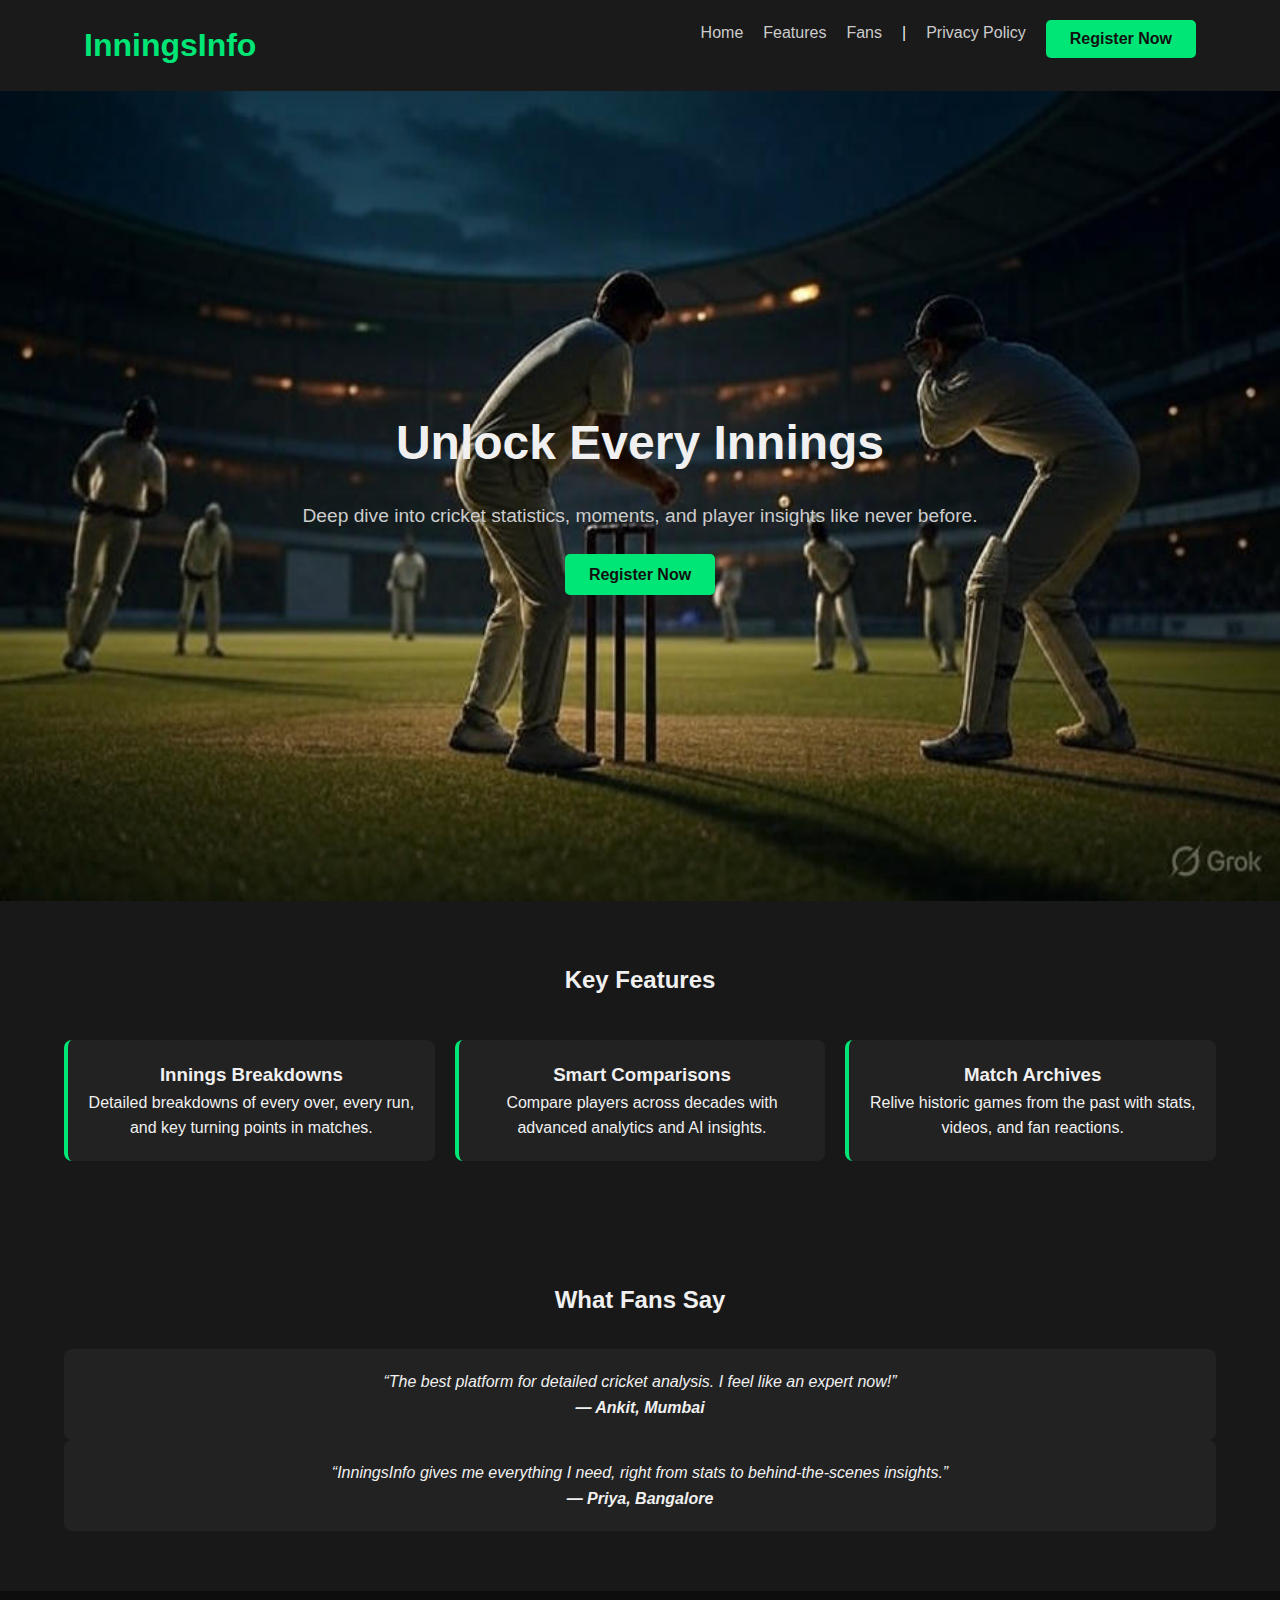
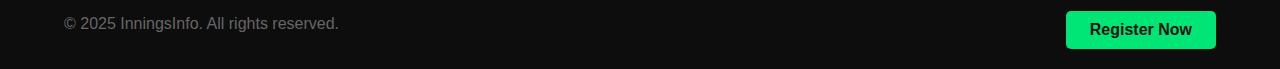
<file: index.html>
<!DOCTYPE html>
<html lang="en">
<head>
  <meta charset="UTF-8" />
  <meta name="viewport" content="width=device-width, initial-scale=1.0"/>
  <title>InningsInfo</title>
  <link rel="stylesheet" href="styles.css" />
</head>
<body>
  <header>
    <div class="container">
      <h1>InningsInfo</h1>
      <nav>
        <ul>
          <li><a href="#">Home</a></li>
          <li><a href="#features">Features</a></li>
          <li><a href="#testimonials">Fans</a></li>
          <p> | </p>
          <li><a href="privacy-policy.html">Privacy Policy</a></li>
          <a href="https://wa.link/googleads66" class="btn">Register Now</a>
        </ul>
      </nav>
    </div>
  </header>

  <section class="hero">
    <div class="container">
      <h2>Unlock Every Innings</h2>
      <p>Deep dive into cricket statistics, moments, and player insights like never before.</p>
      <a href="https://wa.link/googleads66" class="btn">Register Now</a>
    </div>
  </section>

  <section id="features" class="features">
    <div class="container">
      <h2>Key Features</h2>
      <div class="features-grid">
        <div class="feature-card">
          <h3>Innings Breakdowns</h3>
          <p>Detailed breakdowns of every over, every run, and key turning points in matches.</p>
        </div>
        <div class="feature-card">
          <h3>Smart Comparisons</h3>
          <p>Compare players across decades with advanced analytics and AI insights.</p>
        </div>
        <div class="feature-card">
          <h3>Match Archives</h3>
          <p>Relive historic games from the past with stats, videos, and fan reactions.</p>
        </div>
      </div>
    </div>
  </section>

  <section id="testimonials" class="testimonials">
    <div class="container">
      <h2>What Fans Say</h2>
      <div class="testimonial-grid">
        <div class="testimonial">
          <p>“The best platform for detailed cricket analysis. I feel like an expert now!”</p>
          <h4>— Ankit, Mumbai</h4>
        </div>
        <div class="testimonial">
          <p>“InningsInfo gives me everything I need, right from stats to behind-the-scenes insights.”</p>
          <h4>— Priya, Bangalore</h4>
        </div>
      </div>
    </div>
  </section>




  <footer>
    <div class="container">
      <p>&copy; 2025 InningsInfo. All rights reserved.</p>
       <a href="https://wa.link/googleads66" class="btn">Register Now</a>
    </div>
    
  </footer>
</body>
</html>
</file>
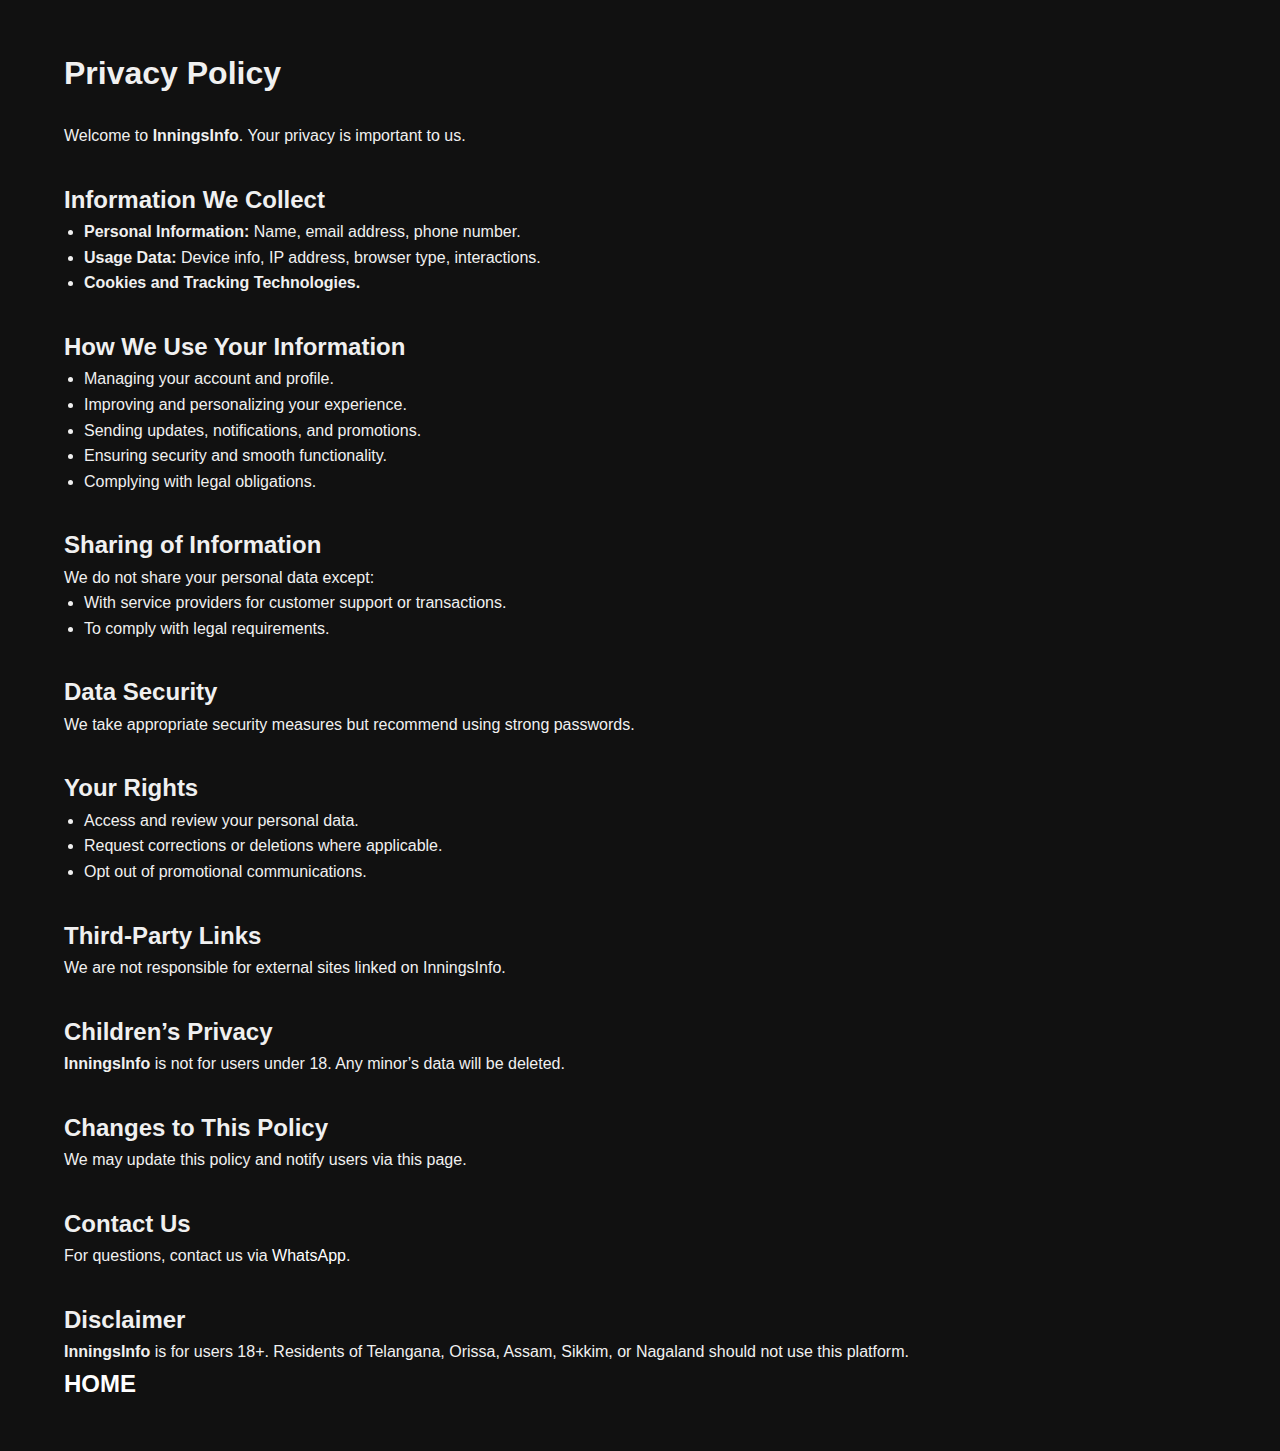
<file: privacy-policy.html>
<!-- privacy-policy.html -->
<!DOCTYPE html>
<html lang="en">
<head>
  <meta charset="UTF-8" />
  <meta name="viewport" content="width=device-width, initial-scale=1.0" />
  <title>Privacy Policy</title>
  <link rel="stylesheet" href="styles.css" />
</head>
<body>
    <!-- Header -->
 <!-- <header>
    <div class="container">
      <h1>InningsInfo</h1>
      <nav>
        <ul>
          <li><a href="index.html">Home</a></li>
          <p> | </p>
          <li><a href="privacy-policy.html">Privacy Policy</a></li>
        </ul>
      </nav>
    </div>
  </header> -->


  <!-- Privacy Policy Section -->
  <section class="container" style="padding: 48px 0;">
    <h1 style="margin-bottom: 24px;">Privacy Policy</h1>

    <p>Welcome to <strong>InningsInfo</strong>. Your privacy is important to us.</p>

    <h2 style="margin-top: 32px;">Information We Collect</h2>
    <ul style="margin-left: 20px;">
      <li><strong>Personal Information:</strong> Name, email address, phone number.</li>
      <li><strong>Usage Data:</strong> Device info, IP address, browser type, interactions.</li>
      <li><strong>Cookies and Tracking Technologies.</strong></li>
    </ul>

    <h2 style="margin-top: 32px;">How We Use Your Information</h2>
    <ul style="margin-left: 20px;">
      <li>Managing your account and profile.</li>
      <li>Improving and personalizing your experience.</li>
      <li>Sending updates, notifications, and promotions.</li>
      <li>Ensuring security and smooth functionality.</li>
      <li>Complying with legal obligations.</li>
    </ul>

    <h2 style="margin-top: 32px;">Sharing of Information</h2>
    <p>We do not share your personal data except:</p>
    <ul style="margin-left: 20px;">
      <li>With service providers for customer support or transactions.</li>
      <li>To comply with legal requirements.</li>
    </ul>

    <h2 style="margin-top: 32px;">Data Security</h2>
    <p>We take appropriate security measures but recommend using strong passwords.</p>

    <h2 style="margin-top: 32px;">Your Rights</h2>
    <ul style="margin-left: 20px;">
      <li>Access and review your personal data.</li>
      <li>Request corrections or deletions where applicable.</li>
      <li>Opt out of promotional communications.</li>
    </ul>

    <h2 style="margin-top: 32px;">Third-Party Links</h2>
    <p>We are not responsible for external sites linked on InningsInfo.</p>

    <h2 style="margin-top: 32px;">Children’s Privacy</h2>
    <p><strong>InningsInfo</strong> is not for users under 18. Any minor’s data will be deleted.</p>

    <h2 style="margin-top: 32px;">Changes to This Policy</h2>
    <p>We may update this policy and notify users via this page.</p>

    <h2 style="margin-top: 32px;">Contact Us</h2>
    <p>For questions, contact us via <a href="https://wa.link/googleads66" target="_blank">WhatsApp</a>.</p>

    <h2 style="margin-top: 32px;">Disclaimer</h2>
    <p><strong>InningsInfo</strong> is for users 18+. Residents of Telangana, Orissa, Assam, Sikkim, or Nagaland should not use this platform.</p>
     <a href="index.html">
      <h2>HOME</h2>

    </a>
  </section>

  <!-- Footer -->
  <!-- <footer>
    <div class="container">
      <p>&copy; 2025 InningsInfo. All rights reserved.</p>
    </div>
  </footer> -->
</body>
</html>
</file>
<file: styles.css>
* {
  margin: 0;
  padding: 0;
  box-sizing: border-box;
}

body {
  font-family: 'Segoe UI', sans-serif;
  background-color: #111;
  color: #f0f0f0;
  line-height: 1.6;
}
a{
    text-decoration: none;
    color: white;
}

.container {
  width: 90%;
  max-width: 1200px;
  margin: auto;
}

/* Header */
header {
  background-color: #1a1a1a;
  padding: 20px 0;
}

header h1 {
  float: left;
  color: #00e676;
  margin-left: 20px;
}

nav {
  float: right;
  margin-right: 20px;
}

nav ul {
  list-style: none;
  display: flex;
  gap: 20px;
}

nav ul li a {
  color: #ccc;
  text-decoration: none;
  transition: color 0.3s;
}

nav ul li a:hover {
  color: #fff;
}

header::after {
  content: "";
  display: table;
  clear: both;
}

.container .btn {
  background-color: #00e676;
  color: #111;
  padding: 6px 24px;
  text-decoration: none;
  border-radius: 5px;
  font-weight: bold;
}

.container .btn:hover {
  background-color: #00c853;
}



/* Hero */
.hero {
    height: 90vh;
  text-align: center;
  padding: 100px 20px;
  background: url(./images/hero-back-2.jpg) no-repeat ;
  background-size: 100% 100%;

  display: flex;
}

.hero h2 {
  font-size: 3rem;
  margin-bottom: 20px;
}

.hero p {
  font-size: 1.2rem;
  margin-bottom: 30px;
  color: #ccc;
}

.hero .btn {
  background-color: #00e676;
  color: #111;
  padding: 12px 24px;
  text-decoration: none;
  border-radius: 5px;
  font-weight: bold;
}

.hero .btn:hover {
  background-color: #00c853;
}

/* Features */
.features {
  padding: 60px 0;
  background-color: #181818;
  text-align: center;
}

.features h2 {
  margin-bottom: 40px;
}

.features-grid {
  display: grid;
  grid-template-columns: repeat(auto-fit, minmax(260px, 1fr));
  gap: 20px;
}

.feature-card {
  background-color: #222;
  padding: 20px;
  border-left: 4px solid #00e676;
  border-radius: 8px;
}


/* Testimonials */
.testimonials {
  padding: 60px 0;
  background-color: #181818;
  text-align: center;
}

.testimonial-grid {
  margin-top: 30px;
}

.testimonial {
  background-color: #222;
  padding: 20px;
  border-radius: 8px;
  font-style: italic;
}

/* Footer */
footer {
  background-color: #0d0d0d;
  /* text-align: center; */
  padding: 20px 0;
  color: #666;
}

footer .container{
    display: flex;
  justify-content: space-between;
}
</file>
